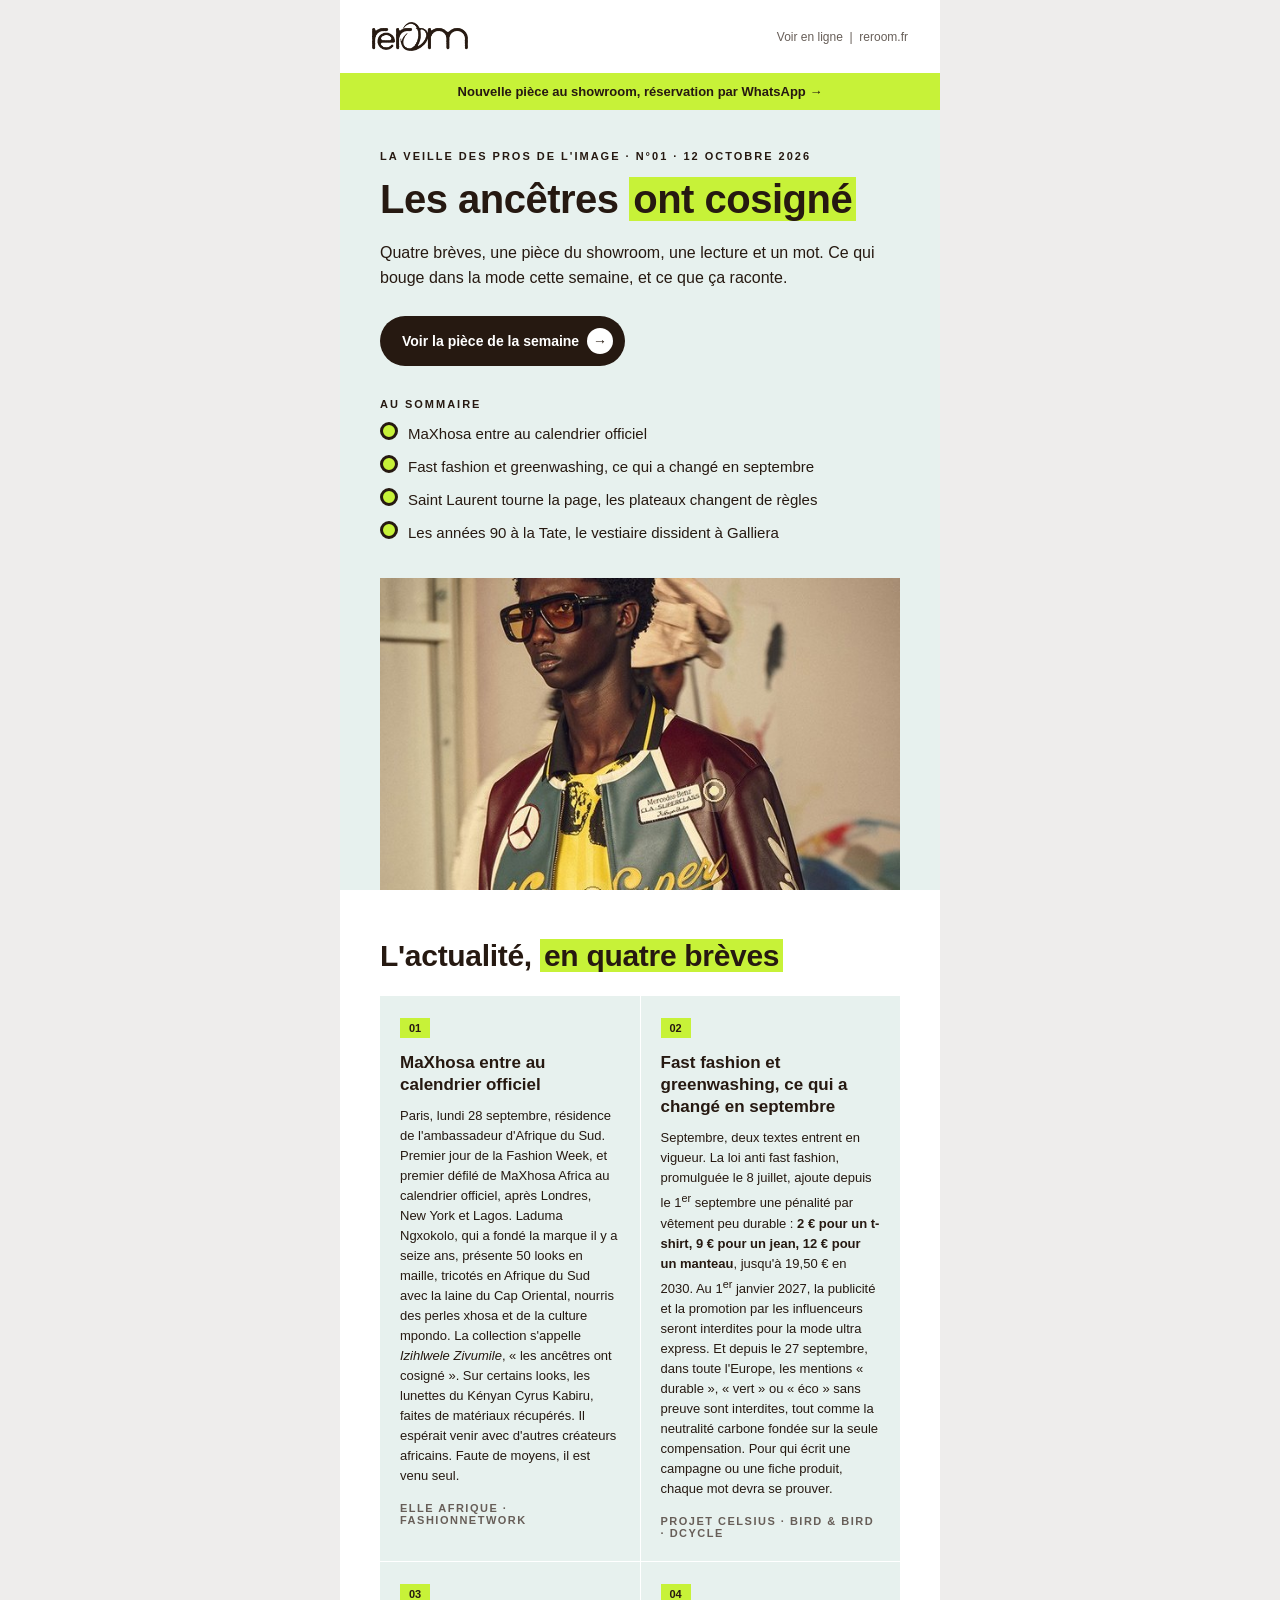
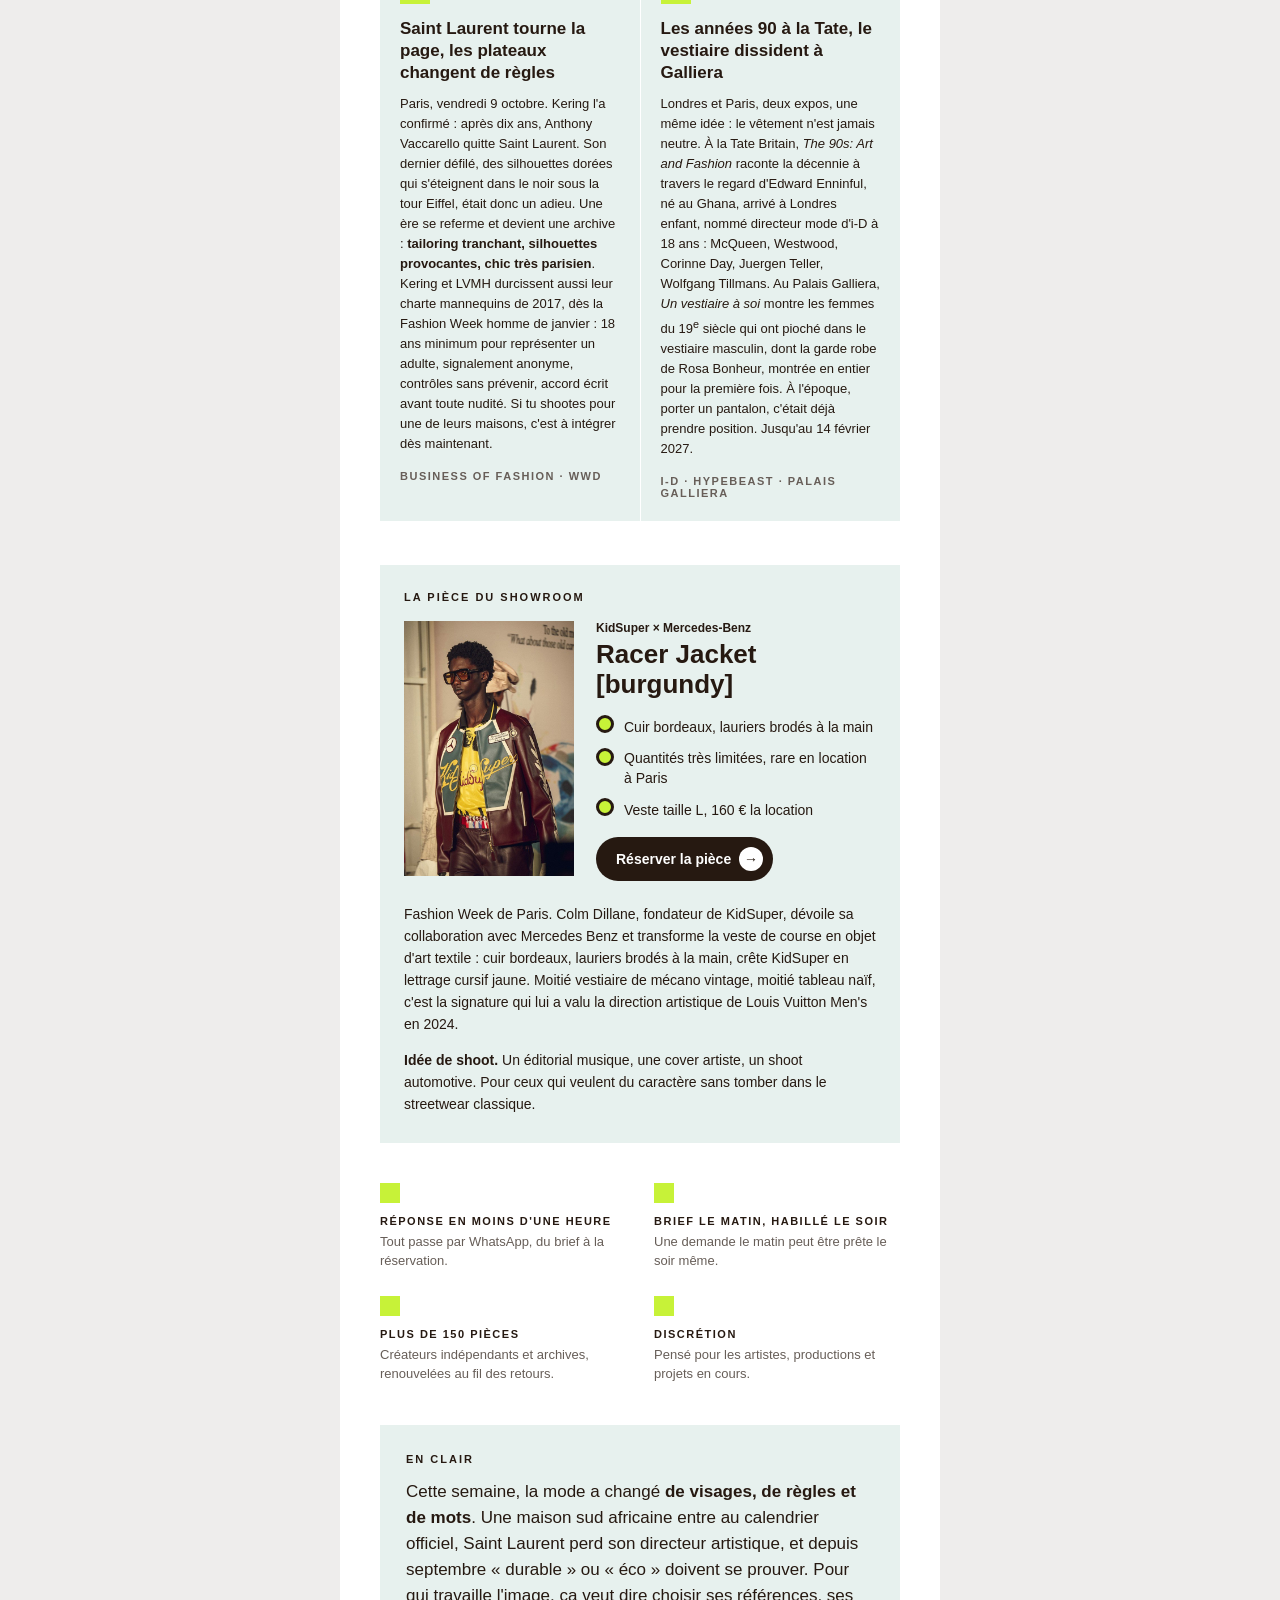
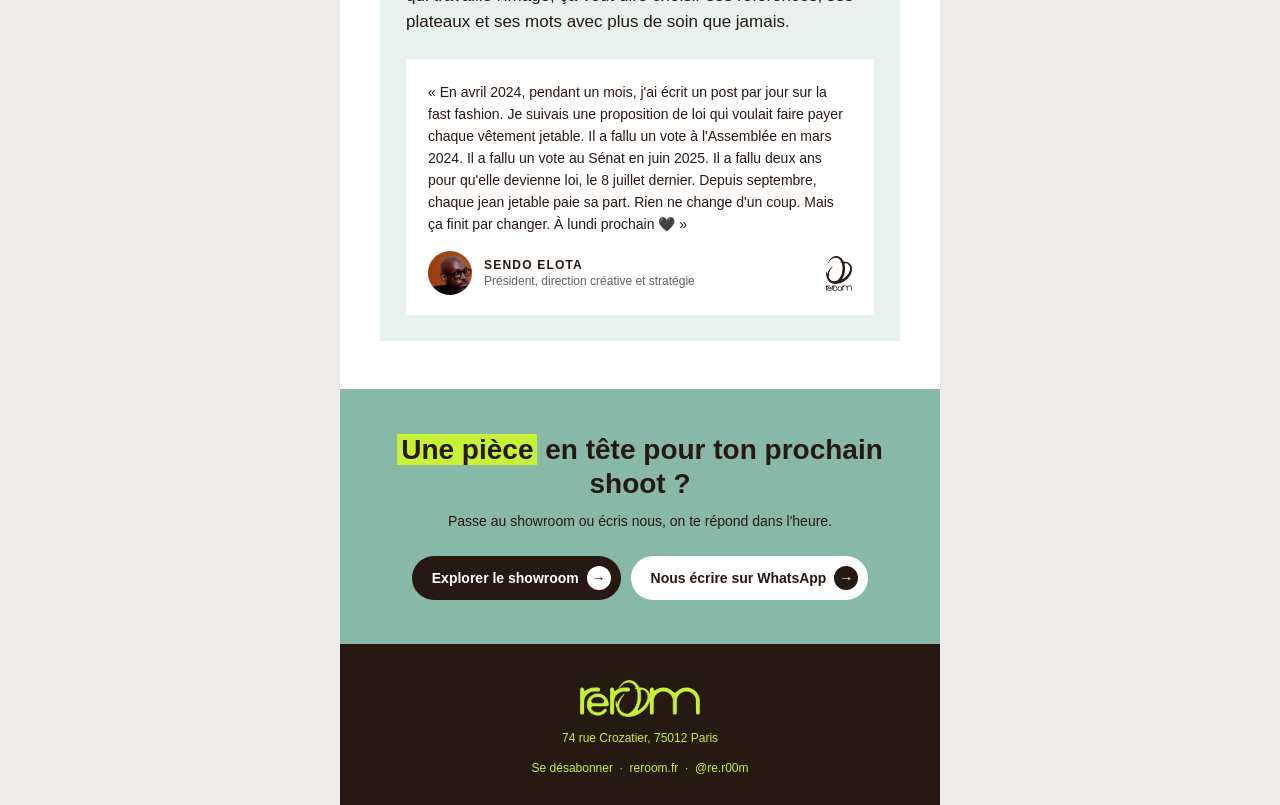
<file: reroom-edit/n01/index.html>
<!DOCTYPE html>
<html lang="fr" xmlns="http://www.w3.org/1999/xhtml">
<head>
<meta charset="UTF-8">
<meta name="viewport" content="width=device-width, initial-scale=1">
<meta http-equiv="X-UA-Compatible" content="IE=edge">
<meta name="color-scheme" content="light only">
<title>REROOM EDIT N°01</title>
<link href="https://api.fontshare.com/v2/css?f[]=satoshi@400,500,700,900&display=swap" rel="stylesheet">
<style type="text/css">
  body{margin:0;padding:0;width:100%!important;-webkit-text-size-adjust:100%;-ms-text-size-adjust:100%;background:#EEEDEC;}
  table{border-collapse:collapse;mso-table-lspace:0;mso-table-rspace:0;}
  img{border:0;outline:none;text-decoration:none;display:block;height:auto;-ms-interpolation-mode:bicubic;}
  a{text-decoration:none;color:#261911;}
  .f{font-family:'Satoshi','Helvetica Neue',Helvetica,Arial,sans-serif;}
  .hl{background:#C7F238;padding:0 4px;}
  @media screen and (max-width:620px){
    .wrap{width:100%!important;}
    .px{padding-left:20px!important;padding-right:20px!important;}
    .col{display:block!important;width:100%!important;box-sizing:border-box;}
    .colr{border-left:0!important;border-top:1px solid #FFFFFF!important;}
    .h1{font-size:32px!important;line-height:38px!important;}
    .h2{font-size:26px!important;line-height:32px!important;}
    .piece-img{width:100%!important;max-width:100%!important;}
    .piece-txt{padding-left:0!important;padding-top:18px!important;}
    .prom{padding-left:0!important;}
    .btn-stack{display:block!important;width:100%!important;padding:0 0 10px 0!important;}
  }
</style>
<meta property="og:title" content="REROOM EDIT N°01 · Les ancêtres ont cosigné"><meta property="og:description" content="MaXhosa entre au calendrier officiel, la fast fashion paie sa part, Saint Laurent tourne la page."><meta property="og:image" content="https://carlosishimwe.github.io/ct-assets/reroom-edit/v2/hero.jpg"><meta property="og:type" content="article"><meta name="robots" content="noindex"><title>REROOM EDIT N°01</title></head>
<body class="f" style="margin:0;padding:0;background:#EEEDEC;">

<div style="display:none;max-height:0;overflow:hidden;font-size:1px;line-height:1px;color:#EEEDEC;opacity:0;">
  MaXhosa entre au calendrier officiel, la fast fashion paie sa part, Saint Laurent tourne la page.
</div>

<table role="presentation" width="100%" cellpadding="0" cellspacing="0" border="0" style="background:#EEEDEC;">
<tr><td align="center" style="padding:0;">

<table role="presentation" class="wrap" width="600" cellpadding="0" cellspacing="0" border="0" style="width:600px;max-width:600px;background:#FFFFFF;">

  <!-- EN TÊTE -->
  <tr>
    <td class="px" style="padding:22px 32px;">
      <table role="presentation" width="100%" cellpadding="0" cellspacing="0" border="0"><tr>
        <td align="left" valign="middle"><a href="https://reroom.fr"><img src="../v2/logo-marron.png" width="96" alt="REROOM" style="width:96px;"></a></td>
        <td align="right" valign="middle" class="f" style="font-family:'Satoshi','Helvetica Neue',Helvetica,Arial,sans-serif;font-size:12px;color:#675E58;">
          <a href="https://carlosishimwe.github.io/ct-assets/reroom-edit/n01/" style="color:#675E58;">Voir en ligne</a>&nbsp;&nbsp;|&nbsp;&nbsp;<a href="https://reroom.fr" style="color:#675E58;">reroom.fr</a>
        </td>
      </tr></table>
    </td>
  </tr>

  <!-- BANDEAU NÉON -->
  <tr>
    <td align="center" class="f" style="background:#C7F238;padding:11px 20px;font-family:'Satoshi','Helvetica Neue',Helvetica,Arial,sans-serif;font-size:13px;font-weight:700;color:#261911;">
      <a href="https://wa.me/33759704919" style="color:#261911;">Nouvelle pièce au showroom, réservation par WhatsApp&nbsp;→</a>
    </td>
  </tr>

  <!-- COUVERTURE -->
  <tr>
    <td style="background:#E7F1EE;">
      <table role="presentation" width="100%" cellpadding="0" cellspacing="0" border="0">
        <tr><td class="px f" style="padding:40px 40px 0 40px;font-family:'Satoshi','Helvetica Neue',Helvetica,Arial,sans-serif;">
          <p style="margin:0 0 14px 0;font-size:11px;font-weight:700;letter-spacing:2px;text-transform:uppercase;color:#261911;">La veille des pros de l'image · N°01 · 12 octobre 2026</p>
          <h1 class="h1" style="margin:0 0 18px 0;font-size:40px;line-height:46px;font-weight:700;color:#261911;letter-spacing:-0.5px;">Les ancêtres <span class="hl" style="background:#C7F238;padding:0 4px;">ont cosigné</span></h1>
          <p style="margin:0 0 26px 0;font-size:16px;line-height:25px;color:#261911;">Quatre brèves, une pièce du showroom, une lecture et un mot. Ce qui bouge dans la mode cette semaine, et ce que ça raconte.</p>
          <table role="presentation" cellpadding="0" cellspacing="0" border="0"><tr>
            <td style="background:#261911;border-radius:30px;padding:12px 12px 12px 22px;">
              <a href="#piece" style="font-family:'Satoshi','Helvetica Neue',Helvetica,Arial,sans-serif;font-size:14px;font-weight:700;color:#FFFFFF;">Voir la pièce de la semaine&nbsp;&nbsp;<span style="display:inline-block;background:#FFFFFF;color:#261911;border-radius:50%;width:26px;height:26px;line-height:26px;text-align:center;">→</span></a>
            </td>
          </tr></table>
          <p style="margin:32px 0 12px 0;font-size:11px;font-weight:700;letter-spacing:2px;text-transform:uppercase;color:#261911;">Au sommaire</p>
          <table role="presentation" cellpadding="0" cellspacing="0" border="0" style="font-size:15px;line-height:22px;color:#261911;">
            <tr><td valign="top" style="padding:0 10px 9px 0;"><span style="display:inline-block;width:12px;height:12px;border-radius:50%;background:#C7F238;border:3px solid #261911;"></span></td><td style="padding-bottom:9px;">MaXhosa entre au calendrier officiel</td></tr>
            <tr><td valign="top" style="padding:0 10px 9px 0;"><span style="display:inline-block;width:12px;height:12px;border-radius:50%;background:#C7F238;border:3px solid #261911;"></span></td><td style="padding-bottom:9px;">Fast fashion et greenwashing, ce qui a changé en septembre</td></tr>
            <tr><td valign="top" style="padding:0 10px 9px 0;"><span style="display:inline-block;width:12px;height:12px;border-radius:50%;background:#C7F238;border:3px solid #261911;"></span></td><td style="padding-bottom:9px;">Saint Laurent tourne la page, les plateaux changent de règles</td></tr>
            <tr><td valign="top" style="padding:0 10px 9px 0;"><span style="display:inline-block;width:12px;height:12px;border-radius:50%;background:#C7F238;border:3px solid #261911;"></span></td><td style="padding-bottom:9px;">Les années 90 à la Tate, le vestiaire dissident à Galliera</td></tr>
          </table>
        </td></tr>
        <tr><td class="px" style="padding:24px 40px 0 40px;">
          <img src="../v2/hero.jpg" width="520" alt="Pièce de la semaine" style="width:100%;max-width:520px;">
        </td></tr>
      </table>
    </td>
  </tr>

  <!-- L'ACTUALITÉ -->
  <tr>
    <td class="px f" style="padding:48px 40px 22px 40px;font-family:'Satoshi','Helvetica Neue',Helvetica,Arial,sans-serif;">
      <h2 class="h2" style="margin:0;font-size:30px;line-height:36px;font-weight:700;color:#261911;letter-spacing:-0.3px;">L'actualité, <span class="hl" style="background:#C7F238;padding:0 4px;">en quatre brèves</span></h2>
    </td>
  </tr>
  <tr>
    <td class="px" style="padding:0 40px;">
      <table role="presentation" width="100%" cellpadding="0" cellspacing="0" border="0" style="background:#E7F1EE;">
        <!-- ligne 1 -->
        <tr>
          <td class="col f" width="50%" valign="top" style="width:50%;padding:22px 20px;font-family:'Satoshi','Helvetica Neue',Helvetica,Arial,sans-serif;">
            <span style="display:inline-block;background:#C7F238;font-size:11px;font-weight:700;color:#261911;padding:4px 9px;">01</span>
            <h3 style="margin:14px 0 10px 0;font-size:17px;line-height:22px;font-weight:700;color:#261911;">MaXhosa entre au calendrier officiel</h3>
            <p style="margin:0 0 16px 0;font-size:13px;line-height:20px;color:#261911;">Paris, lundi 28 septembre, résidence de l'ambassadeur d'Afrique du Sud. Premier jour de la Fashion Week, et premier défilé de MaXhosa Africa au calendrier officiel, après Londres, New York et Lagos. Laduma Ngxokolo, qui a fondé la marque il y a seize ans, présente 50 looks en maille, tricotés en Afrique du Sud avec la laine du Cap Oriental, nourris des perles xhosa et de la culture mpondo. La collection s'appelle <em>Izihlwele Zivumile</em>, « les ancêtres ont cosigné ». Sur certains looks, les lunettes du Kényan Cyrus Kabiru, faites de matériaux récupérés. Il espérait venir avec d'autres créateurs africains. Faute de moyens, il est venu seul.</p>
            <p style="margin:0;font-size:11px;font-weight:700;letter-spacing:1.5px;text-transform:uppercase;color:#675E58;"><a href="https://elleafriquefrancophone.com/fashion-week-de-paris-maxhosa-africa-franchit-une-nouvelle-etape/" style="color:#675E58;">Elle Afrique</a> · <a href="https://fr.fashionnetwork.com/news/Maxhosa-africa-integre-le-calendrier-officiel-de-la-fashion-week-de-paris,1866606.html" style="color:#675E58;">FashionNetwork</a></p>
          </td>
          <td class="col colr f" width="50%" valign="top" style="width:50%;padding:22px 20px;border-left:1px solid #FFFFFF;font-family:'Satoshi','Helvetica Neue',Helvetica,Arial,sans-serif;">
            <span style="display:inline-block;background:#C7F238;font-size:11px;font-weight:700;color:#261911;padding:4px 9px;">02</span>
            <h3 style="margin:14px 0 10px 0;font-size:17px;line-height:22px;font-weight:700;color:#261911;">Fast fashion et greenwashing, ce qui a changé en septembre</h3>
            <p style="margin:0 0 16px 0;font-size:13px;line-height:20px;color:#261911;">Septembre, deux textes entrent en vigueur. La loi anti fast fashion, promulguée le 8 juillet, ajoute depuis le 1<sup>er</sup> septembre une pénalité par vêtement peu durable : <strong>2 € pour un t-shirt, 9 € pour un jean, 12 € pour un manteau</strong>, jusqu'à 19,50 € en 2030. Au 1<sup>er</sup> janvier 2027, la publicité et la promotion par les influenceurs seront interdites pour la mode ultra express. Et depuis le 27 septembre, dans toute l'Europe, les mentions « durable », « vert » ou « éco » sans preuve sont interdites, tout comme la neutralité carbone fondée sur la seule compensation. Pour qui écrit une campagne ou une fiche produit, chaque mot devra se prouver.</p>
            <p style="margin:0;font-size:11px;font-weight:700;letter-spacing:1.5px;text-transform:uppercase;color:#675E58;"><a href="https://projetcelsius.com/blog/loi-fast-fashion-ce-qui-change/" style="color:#675E58;">Projet Celsius</a> · <a href="https://www.twobirds.com/fr/insights/2026/france/promulgation-de-la-loi-fast-fashion--entre-dcrets--venir-et-incertitudes-europennes" style="color:#675E58;">Bird &amp; Bird</a> · <a href="https://www.dcycle.io/blog/empco-anti-greenwashing-directive-2026/" style="color:#675E58;">Dcycle</a></p>
          </td>
        </tr>
        <!-- ligne 2 -->
        <tr>
          <td class="col f" width="50%" valign="top" style="width:50%;padding:22px 20px;border-top:1px solid #FFFFFF;font-family:'Satoshi','Helvetica Neue',Helvetica,Arial,sans-serif;">
            <span style="display:inline-block;background:#C7F238;font-size:11px;font-weight:700;color:#261911;padding:4px 9px;">03</span>
            <h3 style="margin:14px 0 10px 0;font-size:17px;line-height:22px;font-weight:700;color:#261911;">Saint Laurent tourne la page, les plateaux changent de règles</h3>
            <p style="margin:0 0 16px 0;font-size:13px;line-height:20px;color:#261911;">Paris, vendredi 9 octobre. Kering l'a confirmé : après dix ans, Anthony Vaccarello quitte Saint Laurent. Son dernier défilé, des silhouettes dorées qui s'éteignent dans le noir sous la tour Eiffel, était donc un adieu. Une ère se referme et devient une archive : <strong>tailoring tranchant, silhouettes provocantes, chic très parisien</strong>. Kering et LVMH durcissent aussi leur charte mannequins de 2017, dès la Fashion Week homme de janvier : 18 ans minimum pour représenter un adulte, signalement anonyme, contrôles sans prévenir, accord écrit avant toute nudité. Si tu shootes pour une de leurs maisons, c'est à intégrer dès maintenant.</p>
            <p style="margin:0;font-size:11px;font-weight:700;letter-spacing:1.5px;text-transform:uppercase;color:#675E58;"><a href="https://www.instagram.com/p/DeQ3-WZIiRW" style="color:#675E58;">Business of Fashion</a> · <a href="https://www.instagram.com/p/DeP_Eu6DGeZ" style="color:#675E58;">WWD</a></p>
          </td>
          <td class="col colr f" width="50%" valign="top" style="width:50%;padding:22px 20px;border-left:1px solid #FFFFFF;border-top:1px solid #FFFFFF;font-family:'Satoshi','Helvetica Neue',Helvetica,Arial,sans-serif;">
            <span style="display:inline-block;background:#C7F238;font-size:11px;font-weight:700;color:#261911;padding:4px 9px;">04</span>
            <h3 style="margin:14px 0 10px 0;font-size:17px;line-height:22px;font-weight:700;color:#261911;">Les années 90 à la Tate, le vestiaire dissident à Galliera</h3>
            <p style="margin:0 0 16px 0;font-size:13px;line-height:20px;color:#261911;">Londres et Paris, deux expos, une même idée : le vêtement n'est jamais neutre. À la Tate Britain, <em>The 90s: Art and Fashion</em> raconte la décennie à travers le regard d'Edward Enninful, né au Ghana, arrivé à Londres enfant, nommé directeur mode d'i-D à 18 ans : McQueen, Westwood, Corinne Day, Juergen Teller, Wolfgang Tillmans. Au Palais Galliera, <em>Un vestiaire à soi</em> montre les femmes du 19<sup>e</sup> siècle qui ont pioché dans le vestiaire masculin, dont la garde robe de Rosa Bonheur, montrée en entier pour la première fois. À l'époque, porter un pantalon, c'était déjà prendre position. Jusqu'au 14 février 2027.</p>
            <p style="margin:0;font-size:11px;font-weight:700;letter-spacing:1.5px;text-transform:uppercase;color:#675E58;"><a href="https://www.instagram.com/p/DeM6hBPCTGS" style="color:#675E58;">i-D</a> · <a href="https://www.instagram.com/p/DePa6SvDBca" style="color:#675E58;">Hypebeast</a> · <a href="https://www.instagram.com/p/DeMoJ8ZCiYv" style="color:#675E58;">Palais Galliera</a></p>
          </td>
        </tr>
      </table>
    </td>
  </tr>

  <!-- LA PIÈCE DU SHOWROOM -->
  <tr>
    <td class="px" style="padding:44px 40px 0 40px;">
      <a name="piece" id="piece"></a>
      <table role="presentation" width="100%" cellpadding="0" cellspacing="0" border="0" style="background:#E7F1EE;">
        <tr><td class="f" style="padding:26px 24px 0 24px;font-family:'Satoshi','Helvetica Neue',Helvetica,Arial,sans-serif;font-size:11px;font-weight:700;letter-spacing:2px;text-transform:uppercase;color:#261911;">La pièce du showroom</td></tr>
        <tr><td style="padding:18px 24px 0 24px;">
          <table role="presentation" width="100%" cellpadding="0" cellspacing="0" border="0"><tr>
            <td class="col" width="170" valign="top" style="width:170px;">
              <img class="piece-img" src="../v2/piece.jpg" width="170" alt="KidSuper x Mercedes-Benz Racer Jacket" style="width:170px;">
            </td>
            <td class="col piece-txt f" valign="top" style="padding-left:22px;font-family:'Satoshi','Helvetica Neue',Helvetica,Arial,sans-serif;color:#261911;">
              <p style="margin:0 0 4px 0;font-size:12px;font-weight:700;">KidSuper × Mercedes-Benz</p>
              <h3 style="margin:0 0 16px 0;font-size:26px;line-height:30px;font-weight:700;">Racer Jacket<br>[burgundy]</h3>
              <table role="presentation" cellpadding="0" cellspacing="0" border="0" style="font-size:14px;line-height:20px;">
                <tr><td valign="top" style="padding:0 10px 10px 0;"><span style="display:inline-block;width:12px;height:12px;border-radius:50%;background:#C7F238;border:3px solid #261911;"></span></td><td style="padding-bottom:10px;">Cuir bordeaux, lauriers brodés à la main</td></tr>
                <tr><td valign="top" style="padding:0 10px 10px 0;"><span style="display:inline-block;width:12px;height:12px;border-radius:50%;background:#C7F238;border:3px solid #261911;"></span></td><td style="padding-bottom:10px;">Quantités très limitées, rare en location à Paris</td></tr>
                <tr><td valign="top" style="padding:0 10px 10px 0;"><span style="display:inline-block;width:12px;height:12px;border-radius:50%;background:#C7F238;border:3px solid #261911;"></span></td><td style="padding-bottom:10px;">Veste taille L, 160&nbsp;€ la location</td></tr>
              </table>
              <table role="presentation" cellpadding="0" cellspacing="0" border="0" style="margin-top:6px;"><tr>
                <td style="background:#261911;border-radius:30px;padding:10px 10px 10px 20px;">
                  <a href="https://wa.me/33759704919?text=Bonjour%20REROOM%2C%20je%20suis%20int%C3%A9ress%C3%A9%28e%29%20par%20la%20pi%C3%A8ce%20KidSuper%20x%20Mercedes-Benz%20Racer%20Jacket%20%5BBurgundy%5D%20%28160%E2%82%AC%2Flocation%29.%20Elle%20est%20disponible%20%3F" style="font-family:'Satoshi','Helvetica Neue',Helvetica,Arial,sans-serif;font-size:14px;font-weight:700;color:#FFFFFF;">Réserver la pièce&nbsp;&nbsp;<span style="display:inline-block;background:#FFFFFF;color:#261911;border-radius:50%;width:24px;height:24px;line-height:24px;text-align:center;">→</span></a>
                </td>
              </tr></table>
            </td>
          </tr></table>
        </td></tr>
        <tr><td class="f" style="padding:22px 24px 28px 24px;font-family:'Satoshi','Helvetica Neue',Helvetica,Arial,sans-serif;font-size:14px;line-height:22px;color:#261911;">
          <p style="margin:0 0 14px 0;">Fashion Week de Paris. Colm Dillane, fondateur de KidSuper, dévoile sa collaboration avec Mercedes Benz et transforme la veste de course en objet d'art textile : cuir bordeaux, lauriers brodés à la main, crête KidSuper en lettrage cursif jaune. Moitié vestiaire de mécano vintage, moitié tableau naïf, c'est la signature qui lui a valu la direction artistique de Louis Vuitton Men's en 2024.</p>
          <p style="margin:0;"><strong>Idée de shoot.</strong> Un éditorial musique, une cover artiste, un shoot automotive. Pour ceux qui veulent du caractère sans tomber dans le streetwear classique.</p>
        </td></tr>
      </table>
    </td>
  </tr>

  <!-- PROMESSES -->
  <tr>
    <td class="px" style="padding:40px 40px 8px 40px;">
      <table role="presentation" width="100%" cellpadding="0" cellspacing="0" border="0">
        <tr>
          <td class="col f" width="50%" valign="top" style="width:50%;padding:0 14px 26px 0;font-family:'Satoshi','Helvetica Neue',Helvetica,Arial,sans-serif;color:#261911;">
            <span style="display:block;width:20px;height:20px;background:#C7F238;margin-bottom:12px;"></span>
            <p style="margin:0 0 5px 0;font-size:11px;font-weight:700;letter-spacing:1.5px;text-transform:uppercase;">Réponse en moins d'une heure</p>
            <p style="margin:0;font-size:13px;line-height:19px;color:#675E58;">Tout passe par WhatsApp, du brief à la réservation.</p>
          </td>
          <td class="col prom f" width="50%" valign="top" style="width:50%;padding:0 0 26px 14px;font-family:'Satoshi','Helvetica Neue',Helvetica,Arial,sans-serif;color:#261911;">
            <span style="display:block;width:20px;height:20px;background:#C7F238;margin-bottom:12px;"></span>
            <p style="margin:0 0 5px 0;font-size:11px;font-weight:700;letter-spacing:1.5px;text-transform:uppercase;">Brief le matin, habillé le soir</p>
            <p style="margin:0;font-size:13px;line-height:19px;color:#675E58;">Une demande le matin peut être prête le soir même.</p>
          </td>
        </tr>
        <tr>
          <td class="col f" width="50%" valign="top" style="width:50%;padding:0 14px 26px 0;font-family:'Satoshi','Helvetica Neue',Helvetica,Arial,sans-serif;color:#261911;">
            <span style="display:block;width:20px;height:20px;background:#C7F238;margin-bottom:12px;"></span>
            <p style="margin:0 0 5px 0;font-size:11px;font-weight:700;letter-spacing:1.5px;text-transform:uppercase;">Plus de 150 pièces</p>
            <p style="margin:0;font-size:13px;line-height:19px;color:#675E58;">Créateurs indépendants et archives, renouvelées au fil des retours.</p>
          </td>
          <td class="col prom f" width="50%" valign="top" style="width:50%;padding:0 0 26px 14px;font-family:'Satoshi','Helvetica Neue',Helvetica,Arial,sans-serif;color:#261911;">
            <span style="display:block;width:20px;height:20px;background:#C7F238;margin-bottom:12px;"></span>
            <p style="margin:0 0 5px 0;font-size:11px;font-weight:700;letter-spacing:1.5px;text-transform:uppercase;">Discrétion</p>
            <p style="margin:0;font-size:13px;line-height:19px;color:#675E58;">Pensé pour les artistes, productions et projets en cours.</p>
          </td>
        </tr>
      </table>
    </td>
  </tr>

  <!-- EN CLAIR + MOT DE SENDO -->
  <tr>
    <td class="px" style="padding:8px 40px 48px 40px;">
      <table role="presentation" width="100%" cellpadding="0" cellspacing="0" border="0" style="background:#E7F1EE;">
        <tr><td class="f" style="padding:28px 26px 0 26px;font-family:'Satoshi','Helvetica Neue',Helvetica,Arial,sans-serif;color:#261911;">
          <p style="margin:0 0 14px 0;font-size:11px;font-weight:700;letter-spacing:2px;text-transform:uppercase;">En clair</p>
          <p style="margin:0 0 24px 0;font-size:17px;line-height:26px;font-weight:500;">Cette semaine, la mode a changé <strong>de visages, de règles et de mots</strong>. Une maison sud africaine entre au calendrier officiel, Saint Laurent perd son directeur artistique, et depuis septembre « durable » ou « éco » doivent se prouver. Pour qui travaille l'image, ça veut dire choisir ses références, ses plateaux et ses mots avec plus de soin que jamais.</p>
        </td></tr>
        <tr><td style="padding:0 26px 26px 26px;">
          <table role="presentation" width="100%" cellpadding="0" cellspacing="0" border="0" style="background:#FFFFFF;">
            <tr><td class="f" style="padding:22px 22px 16px 22px;font-family:'Satoshi','Helvetica Neue',Helvetica,Arial,sans-serif;font-size:14px;line-height:22px;color:#261911;">
              « En avril 2024, pendant un mois, j'ai écrit un post par jour sur la fast fashion. Je suivais une proposition de loi qui voulait faire payer chaque vêtement jetable. Il a fallu un vote à l'Assemblée en mars 2024. Il a fallu un vote au Sénat en juin 2025. Il a fallu deux ans pour qu'elle devienne loi, le 8 juillet dernier. Depuis septembre, chaque jean jetable paie sa part. Rien ne change d'un coup. Mais ça finit par changer. À lundi prochain 🖤 »
            </td></tr>
            <tr><td style="padding:0 22px 20px 22px;">
              <table role="presentation" width="100%" cellpadding="0" cellspacing="0" border="0"><tr>
                <td width="56" valign="middle" style="width:56px;"><img src="../v2/sendo.jpg" width="44" alt="Sendo Elota" style="width:44px;height:44px;border-radius:50%;"></td>
                <td valign="middle" class="f" style="font-family:'Satoshi','Helvetica Neue',Helvetica,Arial,sans-serif;color:#261911;">
                  <p style="margin:0;font-size:12px;font-weight:700;letter-spacing:1.2px;text-transform:uppercase;">Sendo Elota</p>
                  <p style="margin:2px 0 0 0;font-size:12px;color:#675E58;">Président, direction créative et stratégie</p>
                </td>
                <td width="40" align="right" valign="middle"><img src="../v2/mono.png" width="26" alt="" style="width:26px;"></td>
              </tr></table>
            </td></tr>
          </table>
        </td></tr>
      </table>
    </td>
  </tr>

  <!-- APPEL FINAL -->
  <tr>
    <td align="center" class="px f" style="background:#87B8A8;padding:44px 40px;font-family:'Satoshi','Helvetica Neue',Helvetica,Arial,sans-serif;color:#261911;">
      <h2 class="h2" style="margin:0 0 10px 0;font-size:28px;line-height:34px;font-weight:700;"><span class="hl" style="background:#C7F238;padding:0 4px;">Une pièce</span> en tête pour ton prochain shoot ?</h2>
      <p style="margin:0 0 24px 0;font-size:14px;line-height:21px;">Passe au showroom ou écris nous, on te répond dans l'heure.</p>
      <table role="presentation" cellpadding="0" cellspacing="0" border="0" align="center"><tr>
        <td class="btn-stack" style="padding-right:10px;">
          <table role="presentation" cellpadding="0" cellspacing="0" border="0" align="center"><tr><td style="background:#261911;border-radius:30px;padding:10px 10px 10px 20px;">
            <a href="https://reroom.fr" style="font-family:'Satoshi','Helvetica Neue',Helvetica,Arial,sans-serif;font-size:14px;font-weight:700;color:#FFFFFF;">Explorer le showroom&nbsp;&nbsp;<span style="display:inline-block;background:#FFFFFF;color:#261911;border-radius:50%;width:24px;height:24px;line-height:24px;text-align:center;">→</span></a>
          </td></tr></table>
        </td>
        <td class="btn-stack">
          <table role="presentation" cellpadding="0" cellspacing="0" border="0" align="center"><tr><td style="background:#FFFFFF;border-radius:30px;padding:10px 10px 10px 20px;">
            <a href="https://wa.me/33759704919" style="font-family:'Satoshi','Helvetica Neue',Helvetica,Arial,sans-serif;font-size:14px;font-weight:700;color:#261911;">Nous écrire sur WhatsApp&nbsp;&nbsp;<span style="display:inline-block;background:#261911;color:#FFFFFF;border-radius:50%;width:24px;height:24px;line-height:24px;text-align:center;">→</span></a>
          </td></tr></table>
        </td>
      </tr></table>
    </td>
  </tr>

  <!-- PIED DE PAGE -->
  <tr>
    <td align="center" class="f" style="background:#261911;padding:36px 24px 30px 24px;font-family:'Satoshi','Helvetica Neue',Helvetica,Arial,sans-serif;">
      <img src="../v2/logo-neon.png" width="120" alt="REROOM" style="width:120px;margin:0 auto 14px auto;">
      <p style="margin:0 0 16px 0;font-size:12px;color:#C7F238;">74 rue Crozatier, 75012 Paris</p>
      <p style="margin:0;font-size:12px;color:#C7F238;">
        <a href="https://reroom.fr" style="color:#C7F238;">Se désabonner</a>&nbsp;&nbsp;·&nbsp;&nbsp;<a href="https://reroom.fr" style="color:#C7F238;">reroom.fr</a>&nbsp;&nbsp;·&nbsp;&nbsp;<a href="https://instagram.com/re.r00m" style="color:#C7F238;">@re.r00m</a>
      </p>
    </td>
  </tr>

</table>
</td></tr>
</table>
</body>
</html>
</file>
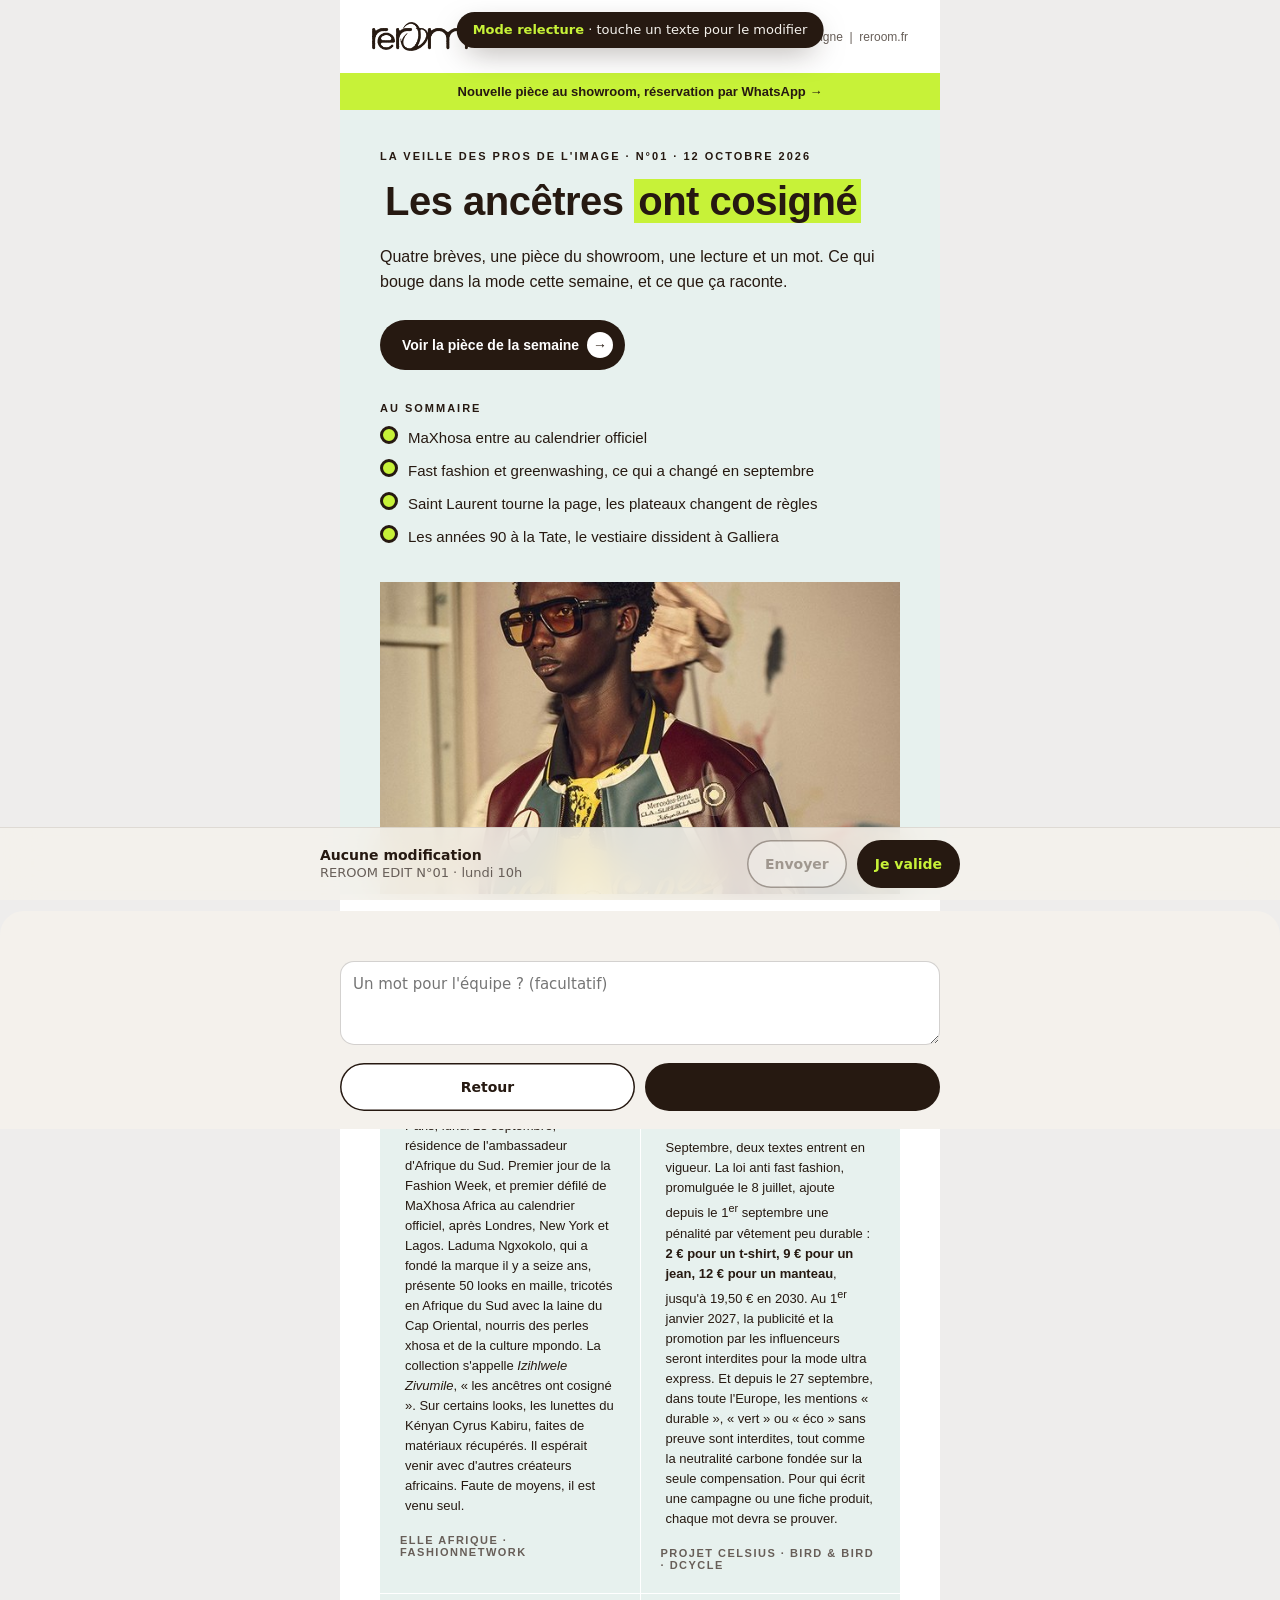
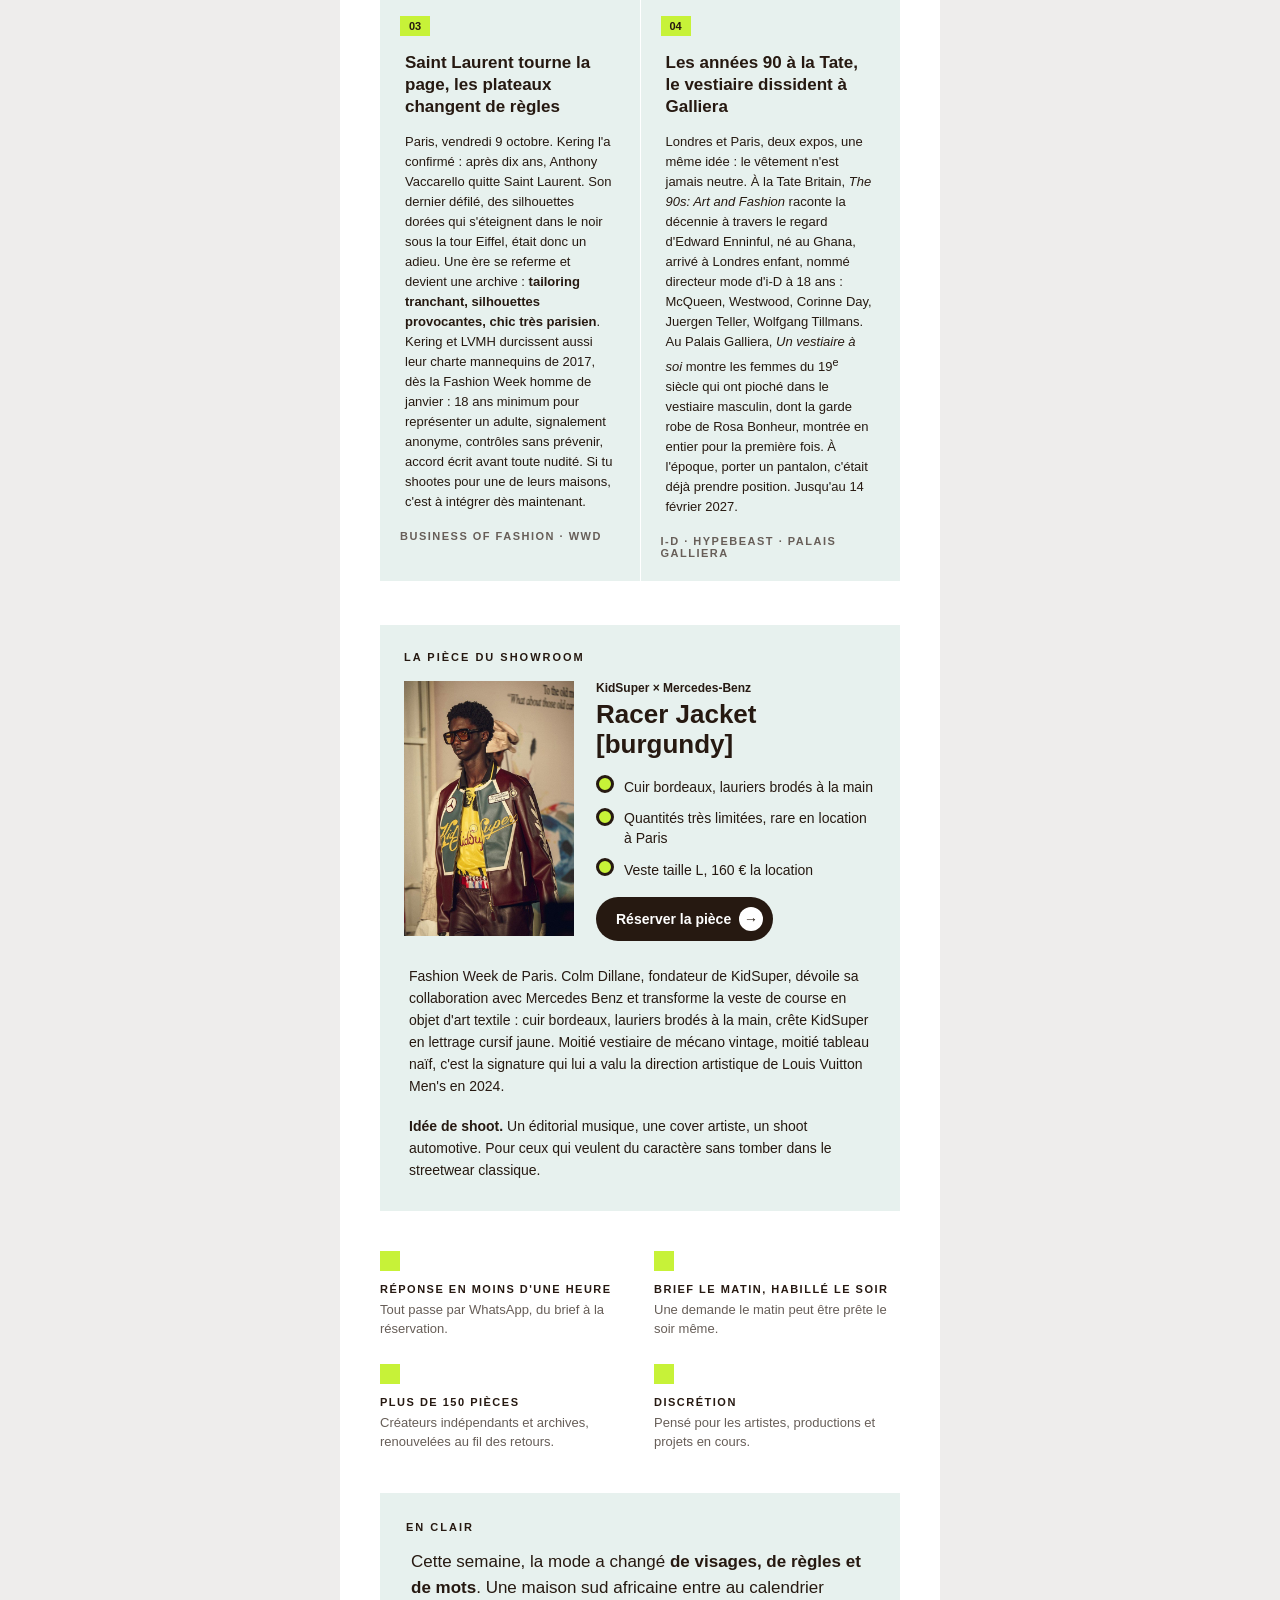
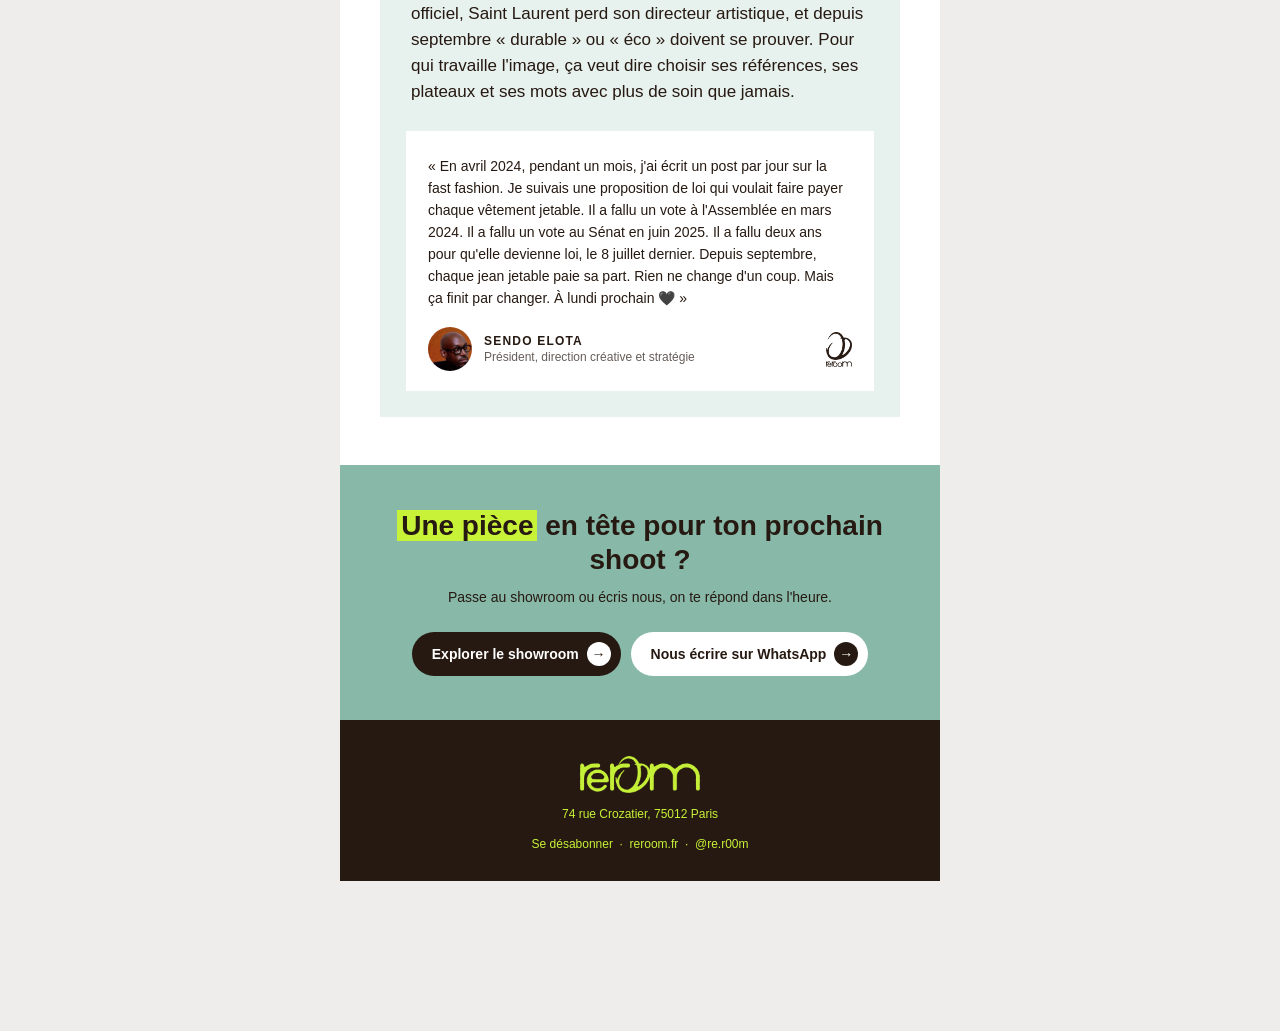
<file: reroom-edit/n01/relecture/index.html>
<!DOCTYPE html>
<html lang="fr" xmlns="http://www.w3.org/1999/xhtml">
<head>
<meta charset="UTF-8">
<meta name="viewport" content="width=device-width, initial-scale=1">
<meta http-equiv="X-UA-Compatible" content="IE=edge">
<meta name="color-scheme" content="light only">
<title>REROOM EDIT N°01</title>
<link href="https://api.fontshare.com/v2/css?f[]=satoshi@400,500,700,900&display=swap" rel="stylesheet">
<style type="text/css">
  body{margin:0;padding:0;width:100%!important;-webkit-text-size-adjust:100%;-ms-text-size-adjust:100%;background:#EEEDEC;}
  table{border-collapse:collapse;mso-table-lspace:0;mso-table-rspace:0;}
  img{border:0;outline:none;text-decoration:none;display:block;height:auto;-ms-interpolation-mode:bicubic;}
  a{text-decoration:none;color:#261911;}
  .f{font-family:'Satoshi','Helvetica Neue',Helvetica,Arial,sans-serif;}
  .hl{background:#C7F238;padding:0 4px;}
  @media screen and (max-width:620px){
    .wrap{width:100%!important;}
    .px{padding-left:20px!important;padding-right:20px!important;}
    .col{display:block!important;width:100%!important;box-sizing:border-box;}
    .colr{border-left:0!important;border-top:1px solid #FFFFFF!important;}
    .h1{font-size:32px!important;line-height:38px!important;}
    .h2{font-size:26px!important;line-height:32px!important;}
    .piece-img{width:100%!important;max-width:100%!important;}
    .piece-txt{padding-left:0!important;padding-top:18px!important;}
    .prom{padding-left:0!important;}
    .btn-stack{display:block!important;width:100%!important;padding:0 0 10px 0!important;}
  }
</style>
<meta property="og:title" content="REROOM EDIT N°01 · Relecture"><meta property="og:description" content="Touche un texte pour le modifier, puis valide pour lundi 10h."><meta property="og:image" content="https://carlosishimwe.github.io/ct-assets/reroom-edit/v2/hero.jpg"><meta name="robots" content="noindex"><title>REROOM EDIT N°01 · Relecture</title><link rel="stylesheet" href="../../relecture/relecture.css"></head>
<body class="f" style="margin:0;padding:0;background:#EEEDEC;">

<div style="display:none;max-height:0;overflow:hidden;font-size:1px;line-height:1px;color:#EEEDEC;opacity:0;">
  MaXhosa entre au calendrier officiel, la fast fashion paie sa part, Saint Laurent tourne la page.
</div>

<table role="presentation" width="100%" cellpadding="0" cellspacing="0" border="0" style="background:#EEEDEC;">
<tr><td align="center" style="padding:0;">

<table role="presentation" class="wrap" width="600" cellpadding="0" cellspacing="0" border="0" style="width:600px;max-width:600px;background:#FFFFFF;">

  <!-- EN TÊTE -->
  <tr>
    <td class="px" style="padding:22px 32px;">
      <table role="presentation" width="100%" cellpadding="0" cellspacing="0" border="0"><tr>
        <td align="left" valign="middle"><a href="https://reroom.fr"><img src="../../v2/logo-marron.png" width="96" alt="REROOM" style="width:96px;"></a></td>
        <td align="right" valign="middle" class="f" style="font-family:'Satoshi','Helvetica Neue',Helvetica,Arial,sans-serif;font-size:12px;color:#675E58;">
          <a href="https://carlosishimwe.github.io/ct-assets/reroom-edit/n01/" style="color:#675E58;">Voir en ligne</a>&nbsp;&nbsp;|&nbsp;&nbsp;<a href="https://reroom.fr" style="color:#675E58;">reroom.fr</a>
        </td>
      </tr></table>
    </td>
  </tr>

  <!-- BANDEAU NÉON -->
  <tr>
    <td align="center" class="f" style="background:#C7F238;padding:11px 20px;font-family:'Satoshi','Helvetica Neue',Helvetica,Arial,sans-serif;font-size:13px;font-weight:700;color:#261911;">
      <a href="https://wa.me/33759704919" style="color:#261911;">Nouvelle pièce au showroom, réservation par WhatsApp&nbsp;→</a>
    </td>
  </tr>

  <!-- COUVERTURE -->
  <tr>
    <td style="background:#E7F1EE;">
      <table role="presentation" width="100%" cellpadding="0" cellspacing="0" border="0">
        <tr><td class="px f" style="padding:40px 40px 0 40px;font-family:'Satoshi','Helvetica Neue',Helvetica,Arial,sans-serif;">
          <p style="margin:0 0 14px 0;font-size:11px;font-weight:700;letter-spacing:2px;text-transform:uppercase;color:#261911;">La veille des pros de l'image · N°01 · 12 octobre 2026</p>
          <h1 class="h1" data-ed="titre" style="margin:0 0 18px 0;font-size:40px;line-height:46px;font-weight:700;color:#261911;letter-spacing:-0.5px;">Les ancêtres <span class="hl" style="background:#C7F238;padding:0 4px;">ont cosigné</span></h1>
          <p style="margin:0 0 26px 0;font-size:16px;line-height:25px;color:#261911;">Quatre brèves, une pièce du showroom, une lecture et un mot. Ce qui bouge dans la mode cette semaine, et ce que ça raconte.</p>
          <table role="presentation" cellpadding="0" cellspacing="0" border="0"><tr>
            <td style="background:#261911;border-radius:30px;padding:12px 12px 12px 22px;">
              <a href="#piece" style="font-family:'Satoshi','Helvetica Neue',Helvetica,Arial,sans-serif;font-size:14px;font-weight:700;color:#FFFFFF;">Voir la pièce de la semaine&nbsp;&nbsp;<span style="display:inline-block;background:#FFFFFF;color:#261911;border-radius:50%;width:26px;height:26px;line-height:26px;text-align:center;">→</span></a>
            </td>
          </tr></table>
          <p style="margin:32px 0 12px 0;font-size:11px;font-weight:700;letter-spacing:2px;text-transform:uppercase;color:#261911;">Au sommaire</p>
          <table role="presentation" cellpadding="0" cellspacing="0" border="0" style="font-size:15px;line-height:22px;color:#261911;">
            <tr><td valign="top" style="padding:0 10px 9px 0;"><span style="display:inline-block;width:12px;height:12px;border-radius:50%;background:#C7F238;border:3px solid #261911;"></span></td><td style="padding-bottom:9px;">MaXhosa entre au calendrier officiel</td></tr>
            <tr><td valign="top" style="padding:0 10px 9px 0;"><span style="display:inline-block;width:12px;height:12px;border-radius:50%;background:#C7F238;border:3px solid #261911;"></span></td><td style="padding-bottom:9px;">Fast fashion et greenwashing, ce qui a changé en septembre</td></tr>
            <tr><td valign="top" style="padding:0 10px 9px 0;"><span style="display:inline-block;width:12px;height:12px;border-radius:50%;background:#C7F238;border:3px solid #261911;"></span></td><td style="padding-bottom:9px;">Saint Laurent tourne la page, les plateaux changent de règles</td></tr>
            <tr><td valign="top" style="padding:0 10px 9px 0;"><span style="display:inline-block;width:12px;height:12px;border-radius:50%;background:#C7F238;border:3px solid #261911;"></span></td><td style="padding-bottom:9px;">Les années 90 à la Tate, le vestiaire dissident à Galliera</td></tr>
          </table>
        </td></tr>
        <tr><td class="px" style="padding:24px 40px 0 40px;">
          <img src="../../v2/hero.jpg" width="520" alt="Pièce de la semaine" style="width:100%;max-width:520px;">
        </td></tr>
      </table>
    </td>
  </tr>

  <!-- L'ACTUALITÉ -->
  <tr>
    <td class="px f" style="padding:48px 40px 22px 40px;font-family:'Satoshi','Helvetica Neue',Helvetica,Arial,sans-serif;">
      <h2 class="h2" style="margin:0;font-size:30px;line-height:36px;font-weight:700;color:#261911;letter-spacing:-0.3px;">L'actualité, <span class="hl" style="background:#C7F238;padding:0 4px;">en quatre brèves</span></h2>
    </td>
  </tr>
  <tr>
    <td class="px" style="padding:0 40px;">
      <table role="presentation" width="100%" cellpadding="0" cellspacing="0" border="0" style="background:#E7F1EE;">
        <!-- ligne 1 -->
        <tr>
          <td class="col f" width="50%" valign="top" style="width:50%;padding:22px 20px;font-family:'Satoshi','Helvetica Neue',Helvetica,Arial,sans-serif;">
            <span style="display:inline-block;background:#C7F238;font-size:11px;font-weight:700;color:#261911;padding:4px 9px;">01</span>
            <h3 data-ed="breve01_titre" style="margin:14px 0 10px 0;font-size:17px;line-height:22px;font-weight:700;color:#261911;">MaXhosa entre au calendrier officiel</h3>
            <p data-ed="breve01" style="margin:0 0 16px 0;font-size:13px;line-height:20px;color:#261911;">Paris, lundi 28 septembre, résidence de l'ambassadeur d'Afrique du Sud. Premier jour de la Fashion Week, et premier défilé de MaXhosa Africa au calendrier officiel, après Londres, New York et Lagos. Laduma Ngxokolo, qui a fondé la marque il y a seize ans, présente 50 looks en maille, tricotés en Afrique du Sud avec la laine du Cap Oriental, nourris des perles xhosa et de la culture mpondo. La collection s'appelle <em>Izihlwele Zivumile</em>, « les ancêtres ont cosigné ». Sur certains looks, les lunettes du Kényan Cyrus Kabiru, faites de matériaux récupérés. Il espérait venir avec d'autres créateurs africains. Faute de moyens, il est venu seul.</p>
            <p style="margin:0;font-size:11px;font-weight:700;letter-spacing:1.5px;text-transform:uppercase;color:#675E58;"><a href="https://elleafriquefrancophone.com/fashion-week-de-paris-maxhosa-africa-franchit-une-nouvelle-etape/" style="color:#675E58;">Elle Afrique</a> · <a href="https://fr.fashionnetwork.com/news/Maxhosa-africa-integre-le-calendrier-officiel-de-la-fashion-week-de-paris,1866606.html" style="color:#675E58;">FashionNetwork</a></p>
          </td>
          <td class="col colr f" width="50%" valign="top" style="width:50%;padding:22px 20px;border-left:1px solid #FFFFFF;font-family:'Satoshi','Helvetica Neue',Helvetica,Arial,sans-serif;">
            <span style="display:inline-block;background:#C7F238;font-size:11px;font-weight:700;color:#261911;padding:4px 9px;">02</span>
            <h3 data-ed="breve02_titre" style="margin:14px 0 10px 0;font-size:17px;line-height:22px;font-weight:700;color:#261911;">Fast fashion et greenwashing, ce qui a changé en septembre</h3>
            <p data-ed="breve02" style="margin:0 0 16px 0;font-size:13px;line-height:20px;color:#261911;">Septembre, deux textes entrent en vigueur. La loi anti fast fashion, promulguée le 8 juillet, ajoute depuis le 1<sup>er</sup> septembre une pénalité par vêtement peu durable : <strong>2 € pour un t-shirt, 9 € pour un jean, 12 € pour un manteau</strong>, jusqu'à 19,50 € en 2030. Au 1<sup>er</sup> janvier 2027, la publicité et la promotion par les influenceurs seront interdites pour la mode ultra express. Et depuis le 27 septembre, dans toute l'Europe, les mentions « durable », « vert » ou « éco » sans preuve sont interdites, tout comme la neutralité carbone fondée sur la seule compensation. Pour qui écrit une campagne ou une fiche produit, chaque mot devra se prouver.</p>
            <p style="margin:0;font-size:11px;font-weight:700;letter-spacing:1.5px;text-transform:uppercase;color:#675E58;"><a href="https://projetcelsius.com/blog/loi-fast-fashion-ce-qui-change/" style="color:#675E58;">Projet Celsius</a> · <a href="https://www.twobirds.com/fr/insights/2026/france/promulgation-de-la-loi-fast-fashion--entre-dcrets--venir-et-incertitudes-europennes" style="color:#675E58;">Bird &amp; Bird</a> · <a href="https://www.dcycle.io/blog/empco-anti-greenwashing-directive-2026/" style="color:#675E58;">Dcycle</a></p>
          </td>
        </tr>
        <!-- ligne 2 -->
        <tr>
          <td class="col f" width="50%" valign="top" style="width:50%;padding:22px 20px;border-top:1px solid #FFFFFF;font-family:'Satoshi','Helvetica Neue',Helvetica,Arial,sans-serif;">
            <span style="display:inline-block;background:#C7F238;font-size:11px;font-weight:700;color:#261911;padding:4px 9px;">03</span>
            <h3 data-ed="breve03_titre" style="margin:14px 0 10px 0;font-size:17px;line-height:22px;font-weight:700;color:#261911;">Saint Laurent tourne la page, les plateaux changent de règles</h3>
            <p data-ed="breve03" style="margin:0 0 16px 0;font-size:13px;line-height:20px;color:#261911;">Paris, vendredi 9 octobre. Kering l'a confirmé : après dix ans, Anthony Vaccarello quitte Saint Laurent. Son dernier défilé, des silhouettes dorées qui s'éteignent dans le noir sous la tour Eiffel, était donc un adieu. Une ère se referme et devient une archive : <strong>tailoring tranchant, silhouettes provocantes, chic très parisien</strong>. Kering et LVMH durcissent aussi leur charte mannequins de 2017, dès la Fashion Week homme de janvier : 18 ans minimum pour représenter un adulte, signalement anonyme, contrôles sans prévenir, accord écrit avant toute nudité. Si tu shootes pour une de leurs maisons, c'est à intégrer dès maintenant.</p>
            <p style="margin:0;font-size:11px;font-weight:700;letter-spacing:1.5px;text-transform:uppercase;color:#675E58;"><a href="https://www.instagram.com/p/DeQ3-WZIiRW" style="color:#675E58;">Business of Fashion</a> · <a href="https://www.instagram.com/p/DeP_Eu6DGeZ" style="color:#675E58;">WWD</a></p>
          </td>
          <td class="col colr f" width="50%" valign="top" style="width:50%;padding:22px 20px;border-left:1px solid #FFFFFF;border-top:1px solid #FFFFFF;font-family:'Satoshi','Helvetica Neue',Helvetica,Arial,sans-serif;">
            <span style="display:inline-block;background:#C7F238;font-size:11px;font-weight:700;color:#261911;padding:4px 9px;">04</span>
            <h3 data-ed="breve04_titre" style="margin:14px 0 10px 0;font-size:17px;line-height:22px;font-weight:700;color:#261911;">Les années 90 à la Tate, le vestiaire dissident à Galliera</h3>
            <p data-ed="breve04" style="margin:0 0 16px 0;font-size:13px;line-height:20px;color:#261911;">Londres et Paris, deux expos, une même idée : le vêtement n'est jamais neutre. À la Tate Britain, <em>The 90s: Art and Fashion</em> raconte la décennie à travers le regard d'Edward Enninful, né au Ghana, arrivé à Londres enfant, nommé directeur mode d'i-D à 18 ans : McQueen, Westwood, Corinne Day, Juergen Teller, Wolfgang Tillmans. Au Palais Galliera, <em>Un vestiaire à soi</em> montre les femmes du 19<sup>e</sup> siècle qui ont pioché dans le vestiaire masculin, dont la garde robe de Rosa Bonheur, montrée en entier pour la première fois. À l'époque, porter un pantalon, c'était déjà prendre position. Jusqu'au 14 février 2027.</p>
            <p style="margin:0;font-size:11px;font-weight:700;letter-spacing:1.5px;text-transform:uppercase;color:#675E58;"><a href="https://www.instagram.com/p/DeM6hBPCTGS" style="color:#675E58;">i-D</a> · <a href="https://www.instagram.com/p/DePa6SvDBca" style="color:#675E58;">Hypebeast</a> · <a href="https://www.instagram.com/p/DeMoJ8ZCiYv" style="color:#675E58;">Palais Galliera</a></p>
          </td>
        </tr>
      </table>
    </td>
  </tr>

  <!-- LA PIÈCE DU SHOWROOM -->
  <tr>
    <td class="px" style="padding:44px 40px 0 40px;">
      <a name="piece" id="piece"></a>
      <table role="presentation" width="100%" cellpadding="0" cellspacing="0" border="0" style="background:#E7F1EE;">
        <tr><td class="f" style="padding:26px 24px 0 24px;font-family:'Satoshi','Helvetica Neue',Helvetica,Arial,sans-serif;font-size:11px;font-weight:700;letter-spacing:2px;text-transform:uppercase;color:#261911;">La pièce du showroom</td></tr>
        <tr><td style="padding:18px 24px 0 24px;">
          <table role="presentation" width="100%" cellpadding="0" cellspacing="0" border="0"><tr>
            <td class="col" width="170" valign="top" style="width:170px;">
              <img class="piece-img" src="../../v2/piece.jpg" width="170" alt="KidSuper x Mercedes-Benz Racer Jacket" style="width:170px;">
            </td>
            <td class="col piece-txt f" valign="top" style="padding-left:22px;font-family:'Satoshi','Helvetica Neue',Helvetica,Arial,sans-serif;color:#261911;">
              <p style="margin:0 0 4px 0;font-size:12px;font-weight:700;">KidSuper × Mercedes-Benz</p>
              <h3 style="margin:0 0 16px 0;font-size:26px;line-height:30px;font-weight:700;">Racer Jacket<br>[burgundy]</h3>
              <table role="presentation" cellpadding="0" cellspacing="0" border="0" style="font-size:14px;line-height:20px;">
                <tr><td valign="top" style="padding:0 10px 10px 0;"><span style="display:inline-block;width:12px;height:12px;border-radius:50%;background:#C7F238;border:3px solid #261911;"></span></td><td style="padding-bottom:10px;">Cuir bordeaux, lauriers brodés à la main</td></tr>
                <tr><td valign="top" style="padding:0 10px 10px 0;"><span style="display:inline-block;width:12px;height:12px;border-radius:50%;background:#C7F238;border:3px solid #261911;"></span></td><td style="padding-bottom:10px;">Quantités très limitées, rare en location à Paris</td></tr>
                <tr><td valign="top" style="padding:0 10px 10px 0;"><span style="display:inline-block;width:12px;height:12px;border-radius:50%;background:#C7F238;border:3px solid #261911;"></span></td><td style="padding-bottom:10px;">Veste taille L, 160&nbsp;€ la location</td></tr>
              </table>
              <table role="presentation" cellpadding="0" cellspacing="0" border="0" style="margin-top:6px;"><tr>
                <td style="background:#261911;border-radius:30px;padding:10px 10px 10px 20px;">
                  <a href="https://wa.me/33759704919?text=Bonjour%20REROOM%2C%20je%20suis%20int%C3%A9ress%C3%A9%28e%29%20par%20la%20pi%C3%A8ce%20KidSuper%20x%20Mercedes-Benz%20Racer%20Jacket%20%5BBurgundy%5D%20%28160%E2%82%AC%2Flocation%29.%20Elle%20est%20disponible%20%3F" style="font-family:'Satoshi','Helvetica Neue',Helvetica,Arial,sans-serif;font-size:14px;font-weight:700;color:#FFFFFF;">Réserver la pièce&nbsp;&nbsp;<span style="display:inline-block;background:#FFFFFF;color:#261911;border-radius:50%;width:24px;height:24px;line-height:24px;text-align:center;">→</span></a>
                </td>
              </tr></table>
            </td>
          </tr></table>
        </td></tr>
        <tr><td class="f" style="padding:22px 24px 28px 24px;font-family:'Satoshi','Helvetica Neue',Helvetica,Arial,sans-serif;font-size:14px;line-height:22px;color:#261911;">
          <p data-ed="piece" style="margin:0 0 14px 0;">Fashion Week de Paris. Colm Dillane, fondateur de KidSuper, dévoile sa collaboration avec Mercedes Benz et transforme la veste de course en objet d'art textile : cuir bordeaux, lauriers brodés à la main, crête KidSuper en lettrage cursif jaune. Moitié vestiaire de mécano vintage, moitié tableau naïf, c'est la signature qui lui a valu la direction artistique de Louis Vuitton Men's en 2024.</p>
          <p data-ed="idee" style="margin:0;"><strong>Idée de shoot.</strong> Un éditorial musique, une cover artiste, un shoot automotive. Pour ceux qui veulent du caractère sans tomber dans le streetwear classique.</p>
        </td></tr>
      </table>
    </td>
  </tr>

  <!-- PROMESSES -->
  <tr>
    <td class="px" style="padding:40px 40px 8px 40px;">
      <table role="presentation" width="100%" cellpadding="0" cellspacing="0" border="0">
        <tr>
          <td class="col f" width="50%" valign="top" style="width:50%;padding:0 14px 26px 0;font-family:'Satoshi','Helvetica Neue',Helvetica,Arial,sans-serif;color:#261911;">
            <span style="display:block;width:20px;height:20px;background:#C7F238;margin-bottom:12px;"></span>
            <p style="margin:0 0 5px 0;font-size:11px;font-weight:700;letter-spacing:1.5px;text-transform:uppercase;">Réponse en moins d'une heure</p>
            <p style="margin:0;font-size:13px;line-height:19px;color:#675E58;">Tout passe par WhatsApp, du brief à la réservation.</p>
          </td>
          <td class="col prom f" width="50%" valign="top" style="width:50%;padding:0 0 26px 14px;font-family:'Satoshi','Helvetica Neue',Helvetica,Arial,sans-serif;color:#261911;">
            <span style="display:block;width:20px;height:20px;background:#C7F238;margin-bottom:12px;"></span>
            <p style="margin:0 0 5px 0;font-size:11px;font-weight:700;letter-spacing:1.5px;text-transform:uppercase;">Brief le matin, habillé le soir</p>
            <p style="margin:0;font-size:13px;line-height:19px;color:#675E58;">Une demande le matin peut être prête le soir même.</p>
          </td>
        </tr>
        <tr>
          <td class="col f" width="50%" valign="top" style="width:50%;padding:0 14px 26px 0;font-family:'Satoshi','Helvetica Neue',Helvetica,Arial,sans-serif;color:#261911;">
            <span style="display:block;width:20px;height:20px;background:#C7F238;margin-bottom:12px;"></span>
            <p style="margin:0 0 5px 0;font-size:11px;font-weight:700;letter-spacing:1.5px;text-transform:uppercase;">Plus de 150 pièces</p>
            <p style="margin:0;font-size:13px;line-height:19px;color:#675E58;">Créateurs indépendants et archives, renouvelées au fil des retours.</p>
          </td>
          <td class="col prom f" width="50%" valign="top" style="width:50%;padding:0 0 26px 14px;font-family:'Satoshi','Helvetica Neue',Helvetica,Arial,sans-serif;color:#261911;">
            <span style="display:block;width:20px;height:20px;background:#C7F238;margin-bottom:12px;"></span>
            <p style="margin:0 0 5px 0;font-size:11px;font-weight:700;letter-spacing:1.5px;text-transform:uppercase;">Discrétion</p>
            <p style="margin:0;font-size:13px;line-height:19px;color:#675E58;">Pensé pour les artistes, productions et projets en cours.</p>
          </td>
        </tr>
      </table>
    </td>
  </tr>

  <!-- EN CLAIR + MOT DE SENDO -->
  <tr>
    <td class="px" style="padding:8px 40px 48px 40px;">
      <table role="presentation" width="100%" cellpadding="0" cellspacing="0" border="0" style="background:#E7F1EE;">
        <tr><td class="f" style="padding:28px 26px 0 26px;font-family:'Satoshi','Helvetica Neue',Helvetica,Arial,sans-serif;color:#261911;">
          <p style="margin:0 0 14px 0;font-size:11px;font-weight:700;letter-spacing:2px;text-transform:uppercase;">En clair</p>
          <p data-ed="enclair" style="margin:0 0 24px 0;font-size:17px;line-height:26px;font-weight:500;">Cette semaine, la mode a changé <strong>de visages, de règles et de mots</strong>. Une maison sud africaine entre au calendrier officiel, Saint Laurent perd son directeur artistique, et depuis septembre « durable » ou « éco » doivent se prouver. Pour qui travaille l'image, ça veut dire choisir ses références, ses plateaux et ses mots avec plus de soin que jamais.</p>
        </td></tr>
        <tr><td style="padding:0 26px 26px 26px;">
          <table role="presentation" width="100%" cellpadding="0" cellspacing="0" border="0" style="background:#FFFFFF;">
            <tr><td class="f" style="padding:22px 22px 16px 22px;font-family:'Satoshi','Helvetica Neue',Helvetica,Arial,sans-serif;font-size:14px;line-height:22px;color:#261911;">
              <div data-ed="mot">« En avril 2024, pendant un mois, j'ai écrit un post par jour sur la fast fashion. Je suivais une proposition de loi qui voulait faire payer chaque vêtement jetable. Il a fallu un vote à l'Assemblée en mars 2024. Il a fallu un vote au Sénat en juin 2025. Il a fallu deux ans pour qu'elle devienne loi, le 8 juillet dernier. Depuis septembre, chaque jean jetable paie sa part. Rien ne change d'un coup. Mais ça finit par changer. À lundi prochain 🖤 »</div>
            </td></tr>
            <tr><td style="padding:0 22px 20px 22px;">
              <table role="presentation" width="100%" cellpadding="0" cellspacing="0" border="0"><tr>
                <td width="56" valign="middle" style="width:56px;"><img src="../../v2/sendo.jpg" width="44" alt="Sendo Elota" style="width:44px;height:44px;border-radius:50%;"></td>
                <td valign="middle" class="f" style="font-family:'Satoshi','Helvetica Neue',Helvetica,Arial,sans-serif;color:#261911;">
                  <p style="margin:0;font-size:12px;font-weight:700;letter-spacing:1.2px;text-transform:uppercase;">Sendo Elota</p>
                  <p style="margin:2px 0 0 0;font-size:12px;color:#675E58;">Président, direction créative et stratégie</p>
                </td>
                <td width="40" align="right" valign="middle"><img src="../../v2/mono.png" width="26" alt="" style="width:26px;"></td>
              </tr></table>
            </td></tr>
          </table>
        </td></tr>
      </table>
    </td>
  </tr>

  <!-- APPEL FINAL -->
  <tr>
    <td align="center" class="px f" style="background:#87B8A8;padding:44px 40px;font-family:'Satoshi','Helvetica Neue',Helvetica,Arial,sans-serif;color:#261911;">
      <h2 class="h2" style="margin:0 0 10px 0;font-size:28px;line-height:34px;font-weight:700;"><span class="hl" style="background:#C7F238;padding:0 4px;">Une pièce</span> en tête pour ton prochain shoot ?</h2>
      <p style="margin:0 0 24px 0;font-size:14px;line-height:21px;">Passe au showroom ou écris nous, on te répond dans l'heure.</p>
      <table role="presentation" cellpadding="0" cellspacing="0" border="0" align="center"><tr>
        <td class="btn-stack" style="padding-right:10px;">
          <table role="presentation" cellpadding="0" cellspacing="0" border="0" align="center"><tr><td style="background:#261911;border-radius:30px;padding:10px 10px 10px 20px;">
            <a href="https://reroom.fr" style="font-family:'Satoshi','Helvetica Neue',Helvetica,Arial,sans-serif;font-size:14px;font-weight:700;color:#FFFFFF;">Explorer le showroom&nbsp;&nbsp;<span style="display:inline-block;background:#FFFFFF;color:#261911;border-radius:50%;width:24px;height:24px;line-height:24px;text-align:center;">→</span></a>
          </td></tr></table>
        </td>
        <td class="btn-stack">
          <table role="presentation" cellpadding="0" cellspacing="0" border="0" align="center"><tr><td style="background:#FFFFFF;border-radius:30px;padding:10px 10px 10px 20px;">
            <a href="https://wa.me/33759704919" style="font-family:'Satoshi','Helvetica Neue',Helvetica,Arial,sans-serif;font-size:14px;font-weight:700;color:#261911;">Nous écrire sur WhatsApp&nbsp;&nbsp;<span style="display:inline-block;background:#261911;color:#FFFFFF;border-radius:50%;width:24px;height:24px;line-height:24px;text-align:center;">→</span></a>
          </td></tr></table>
        </td>
      </tr></table>
    </td>
  </tr>

  <!-- PIED DE PAGE -->
  <tr>
    <td align="center" class="f" style="background:#261911;padding:36px 24px 30px 24px;font-family:'Satoshi','Helvetica Neue',Helvetica,Arial,sans-serif;">
      <img src="../../v2/logo-neon.png" width="120" alt="REROOM" style="width:120px;margin:0 auto 14px auto;">
      <p style="margin:0 0 16px 0;font-size:12px;color:#C7F238;">74 rue Crozatier, 75012 Paris</p>
      <p style="margin:0;font-size:12px;color:#C7F238;">
        <a href="https://reroom.fr" style="color:#C7F238;">Se désabonner</a>&nbsp;&nbsp;·&nbsp;&nbsp;<a href="https://reroom.fr" style="color:#C7F238;">reroom.fr</a>&nbsp;&nbsp;·&nbsp;&nbsp;<a href="https://instagram.com/re.r00m" style="color:#C7F238;">@re.r00m</a>
      </p>
    </td>
  </tr>

</table>
</td></tr>
</table>
<script>window.RELECTURE={numero:"N01",webhook:"https://hook.eu2.make.com/ud7d6vn1j3861f5nw3fveznr1r5r1ddd"};</script><script src="../../relecture/relecture.js"></script></body>
</html>
</file>
<file: reroom-edit/relecture/relecture.css>
/* Mode relecture REROOM EDIT : la newsletter s'édite sur place */
html{scroll-padding-bottom:140px}
body{padding-bottom:150px!important}
[data-ed]{border-radius:6px;padding:2px 5px;margin-left:-5px;margin-right:-5px;transition:box-shadow .2s,background .2s;cursor:text;outline:none;-webkit-user-modify:read-write-plaintext-only}
[data-ed]:hover{box-shadow:0 0 0 2px rgba(199,242,56,.9)}
[data-ed]:focus{box-shadow:0 0 0 3px #C7F238;background:rgba(199,242,56,.12)}
[data-ed].modifie{box-shadow:0 0 0 2px #261911;position:relative}
[data-ed].modifie::after{content:"modifié";position:absolute;top:-10px;right:6px;background:#261911;color:#C7F238;font:700 10px/1 'Satoshi',system-ui,sans-serif;padding:4px 7px;border-radius:99px;letter-spacing:.3px}
#rl-top{position:fixed;top:12px;left:50%;transform:translateX(-50%);z-index:50;background:#261911;color:#F4F1EC;font:500 13px/1.2 'Satoshi',system-ui,sans-serif;padding:10px 16px;border-radius:99px;box-shadow:0 10px 30px -10px rgba(38,25,17,.5);display:flex;gap:8px;align-items:center;white-space:nowrap;transition:opacity .4s}
#rl-top b{color:#C7F238;font-weight:700}
#rl-top.cache{opacity:0;pointer-events:none}
#rl-bar{position:fixed;left:0;right:0;bottom:0;z-index:50;padding:12px 14px calc(12px + env(safe-area-inset-bottom));background:rgba(244,241,236,.86);backdrop-filter:blur(18px) saturate(1.4);-webkit-backdrop-filter:blur(18px) saturate(1.4);border-top:1px solid rgba(38,25,17,.1);font-family:'Satoshi',system-ui,sans-serif}
#rl-bar .in{max-width:640px;margin:0 auto;display:flex;gap:10px;align-items:center}
#rl-bar .compte{flex:1;min-width:0;font-size:13px;line-height:1.3;color:#675E58}
#rl-bar .compte b{display:block;color:#261911;font-size:14px}
.rl-btn{border:0;border-radius:99px;height:48px;padding:0 18px;font:700 14px 'Satoshi',system-ui,sans-serif;cursor:pointer;white-space:nowrap;transition:transform .15s}
.rl-btn:active{transform:scale(.96)}
.rl-btn.clair{background:#fff;color:#261911;box-shadow:inset 0 0 0 1.5px #261911}
.rl-btn.fonce{background:#261911;color:#C7F238}
.rl-btn:disabled{opacity:.35;cursor:default}
#rl-voile{position:fixed;inset:0;z-index:60;background:rgba(38,25,17,.45);display:none}
#rl-sheet{position:fixed;left:0;right:0;bottom:0;z-index:61;background:#F4F1EC;border-radius:24px 24px 0 0;padding:22px 18px calc(18px + env(safe-area-inset-bottom));transform:translateY(105%);transition:transform .3s cubic-bezier(.2,.8,.2,1);font-family:'Satoshi',system-ui,sans-serif;color:#261911;max-height:82vh;overflow:auto}
#rl-sheet .in{max-width:600px;margin:0 auto}
#rl-sheet.ouvert{transform:none}
#rl-sheet h4{margin:0 0 6px;font-size:22px;letter-spacing:-.3px}
#rl-sheet p{margin:0 0 14px;font-size:14px;line-height:1.5;color:#675E58}
#rl-sheet ul{list-style:none;margin:0 0 14px;padding:0;display:flex;flex-direction:column;gap:6px}
#rl-sheet li{font-size:13px;background:#fff;border-radius:12px;padding:10px 12px}
#rl-sheet li b{color:#261911}
#rl-sheet textarea{width:100%;box-sizing:border-box;min-height:84px;border-radius:14px;border:1.5px solid rgba(38,25,17,.2);padding:12px;font:15px/1.4 'Satoshi',system-ui,sans-serif;color:#261911;background:#fff;resize:vertical}
#rl-sheet .actions{display:flex;gap:10px;margin-top:14px}
#rl-sheet .actions .rl-btn{flex:1}
#rl-toast{position:fixed;left:50%;bottom:110px;transform:translate(-50%,20px);opacity:0;z-index:70;background:#261911;color:#F4F1EC;font:500 14px/1.35 'Satoshi',system-ui,sans-serif;padding:12px 18px;border-radius:16px;transition:.3s;max-width:88vw;text-align:center}
#rl-toast.vu{opacity:1;transform:translate(-50%,0)}
#rl-toast b{color:#C7F238}
@media(max-width:420px){.rl-btn{padding:0 14px;font-size:13px}#rl-bar .compte{font-size:12px}}
</file>
